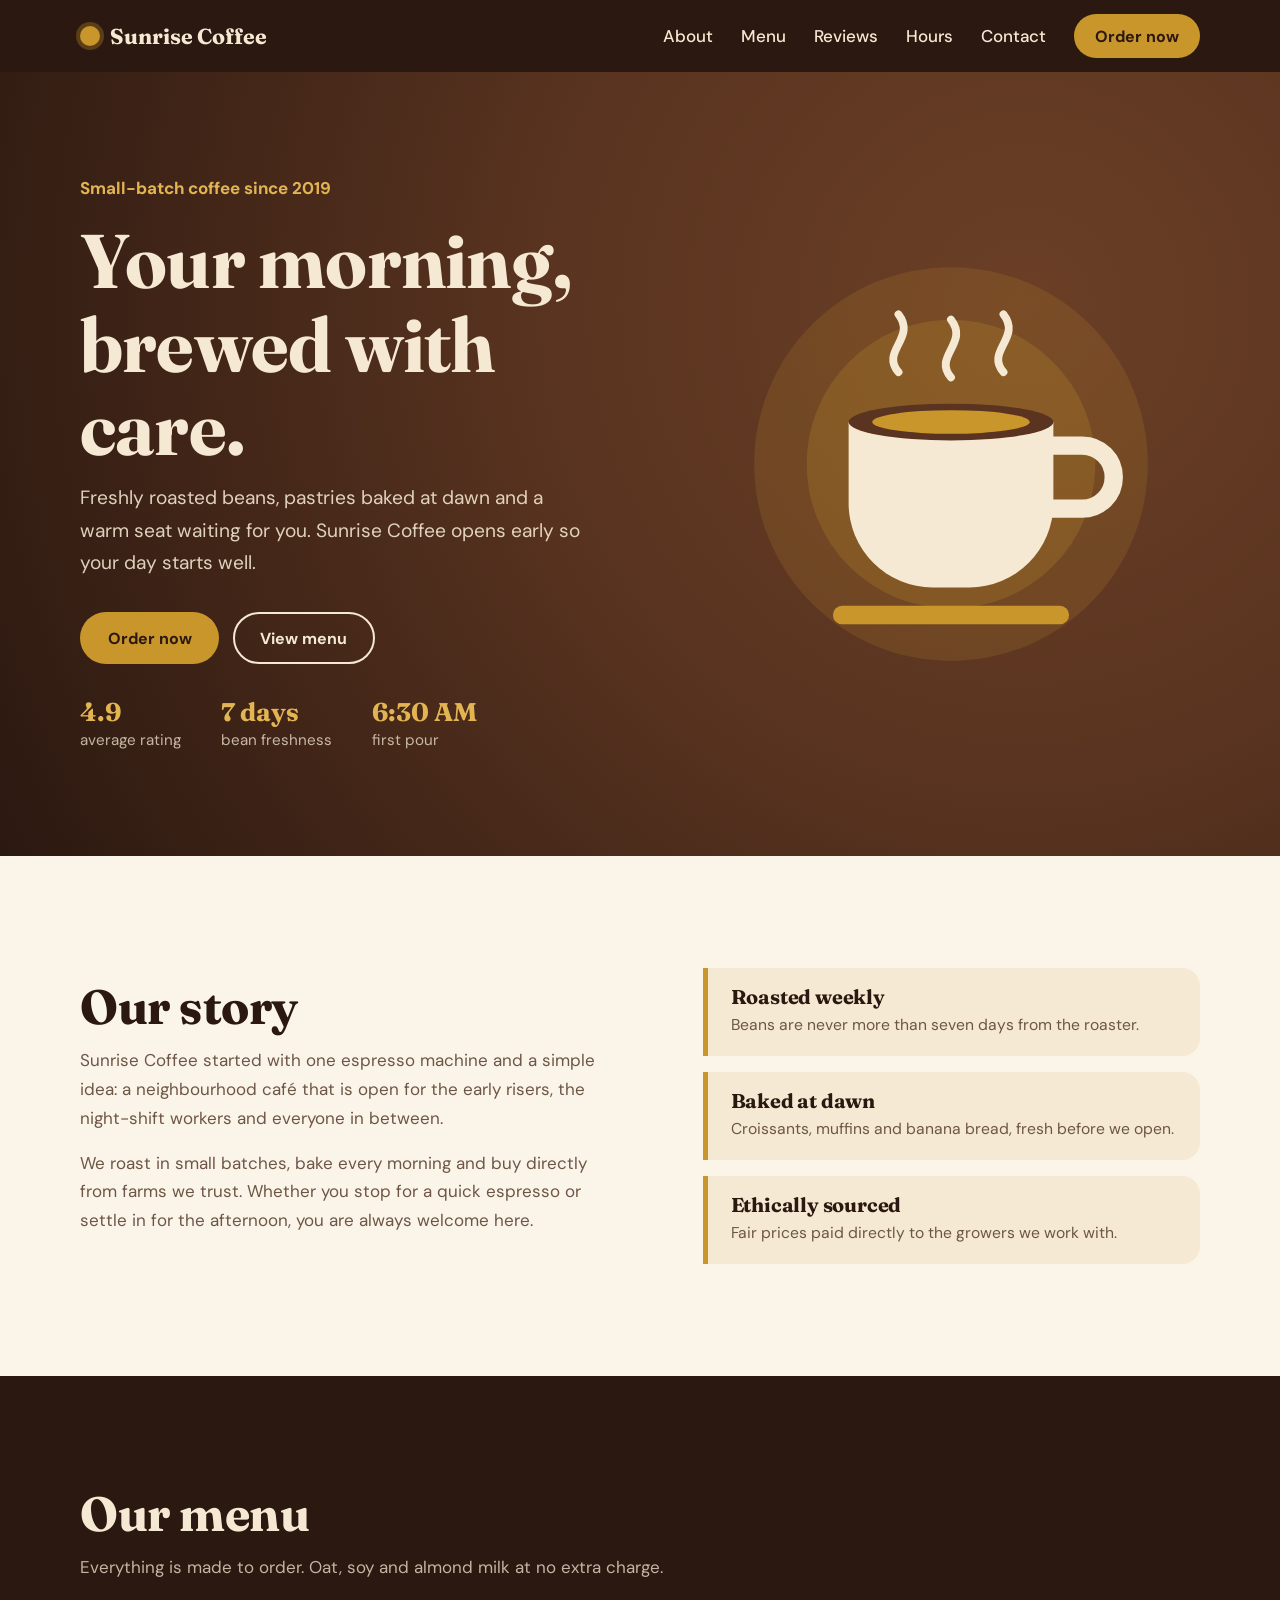
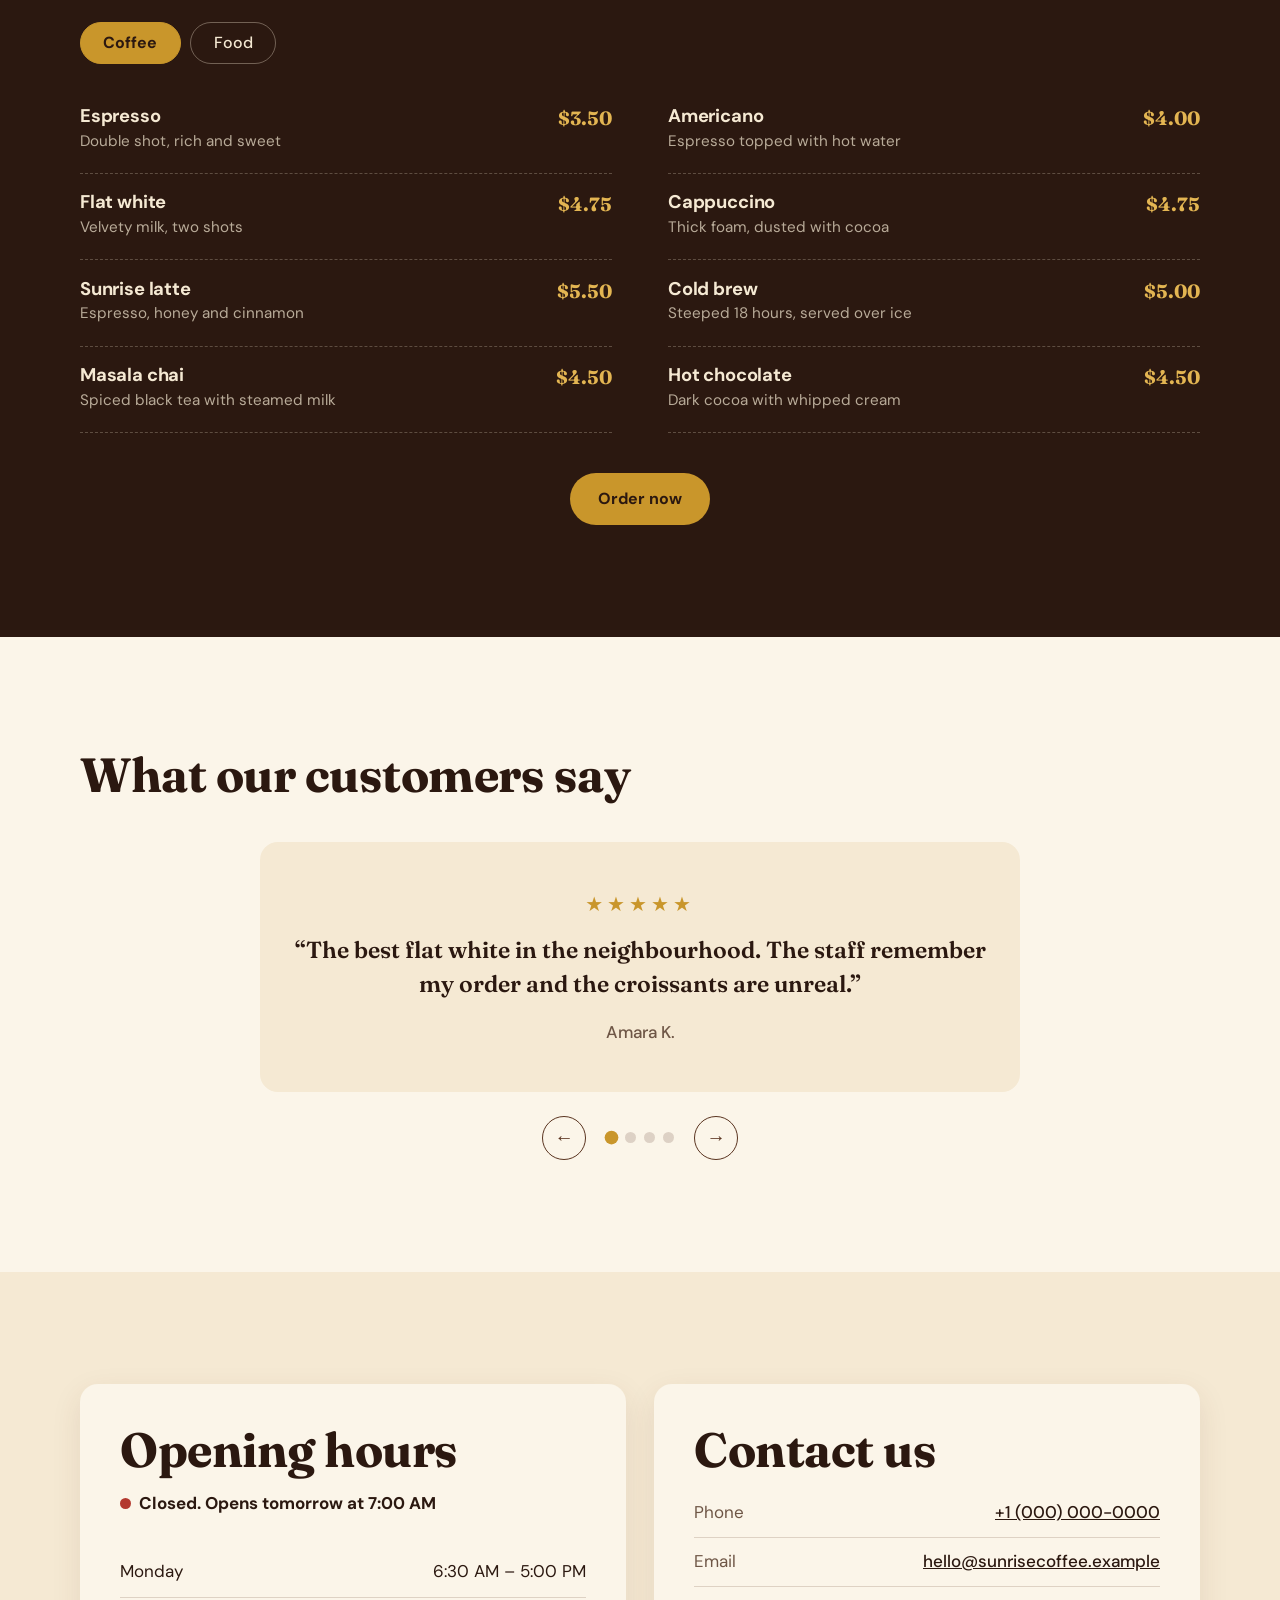
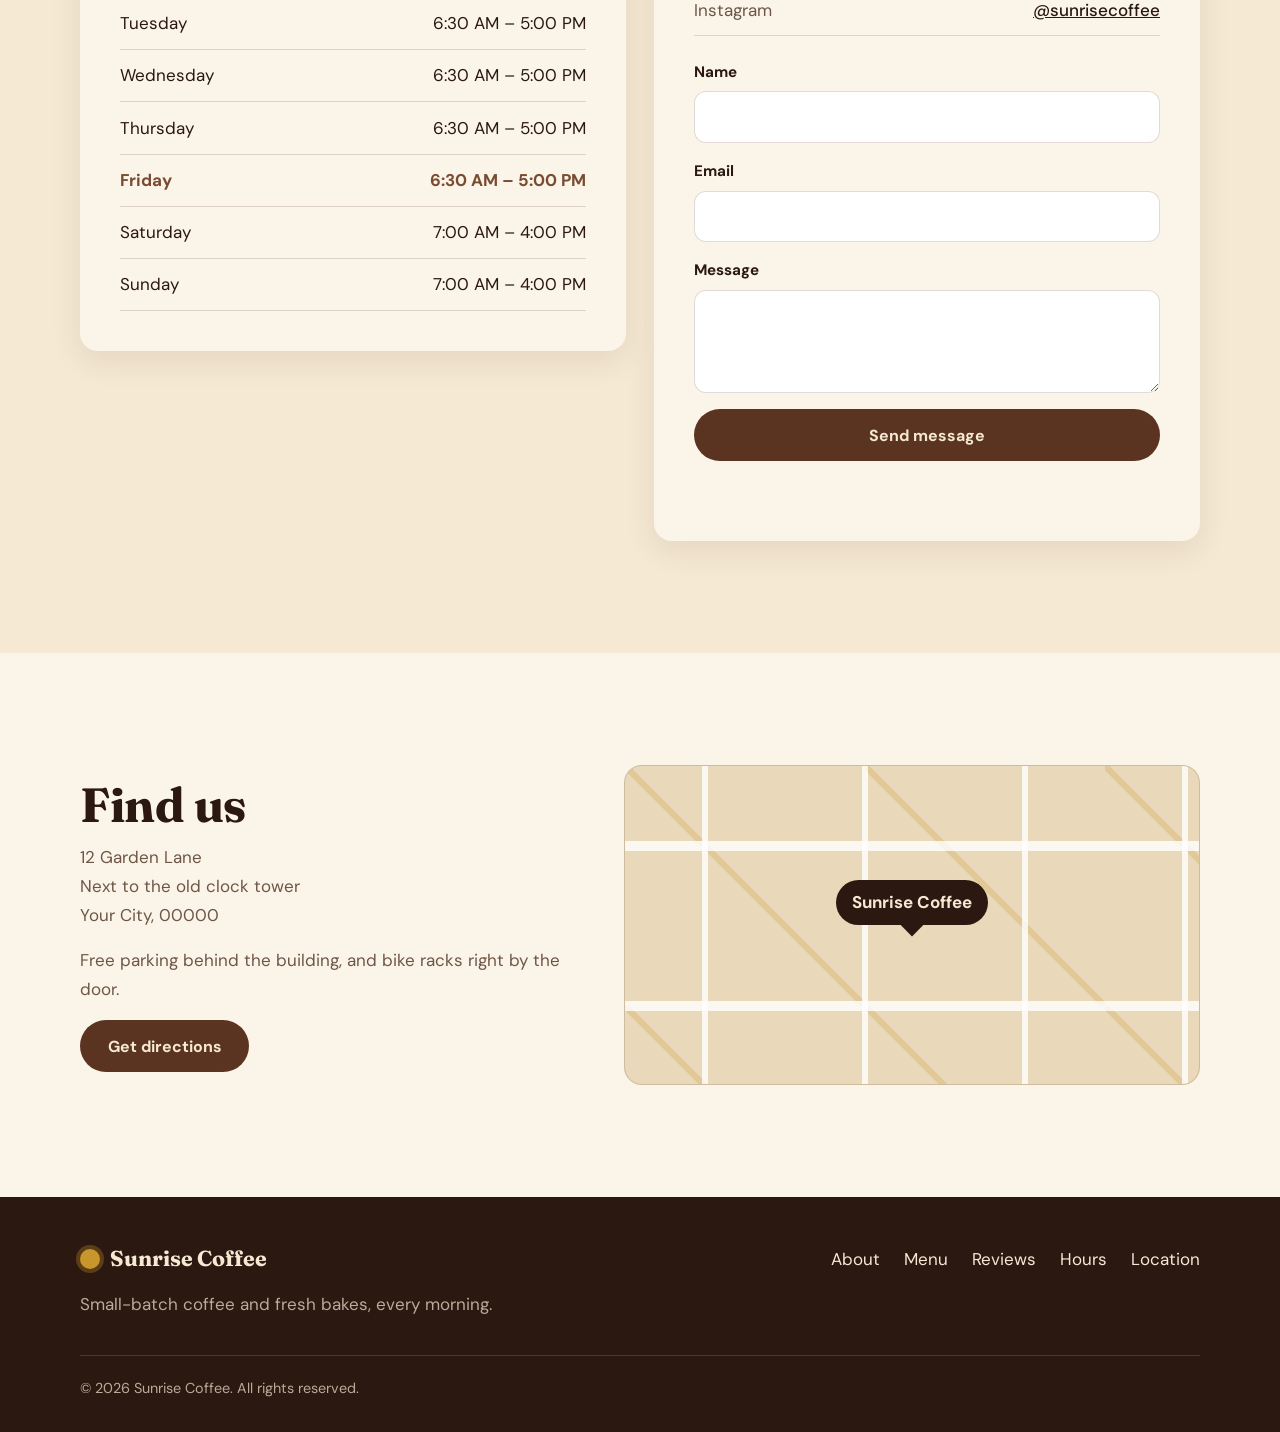
<file: sunrise-coffee/index.html>
<!DOCTYPE html>
<html lang="en">
<head>
  <meta charset="UTF-8">
  <meta name="viewport" content="width=device-width, initial-scale=1">
  <meta name="description" content="Sunrise Coffee: small-batch coffee, fresh pastries and breakfast, open early every day.">
  <title>Sunrise Coffee | Small-batch coffee &amp; fresh bakes</title>
  <link rel="preconnect" href="https://fonts.googleapis.com">
  <link rel="preconnect" href="https://fonts.gstatic.com" crossorigin>
  <link href="https://fonts.googleapis.com/css2?family=DM+Sans:wght@400;500;700&family=Fraunces:opsz,wght@9..144,600;9..144,700&display=swap" rel="stylesheet">
  <link rel="stylesheet" href="style.css">
</head>
<body>

  <!-- Navigation -->
  <header class="site-header" id="header">
    <div class="container nav">
      <a href="#home" class="logo"><span class="logo-sun"></span>Sunrise Coffee</a>
      <button class="nav-toggle" id="navToggle" aria-expanded="false" aria-controls="navLinks" aria-label="Open menu">
        <span></span><span></span><span></span>
      </button>
      <nav id="navLinks" class="nav-links" aria-label="Main">
        <a href="#about">About</a>
        <a href="#menu">Menu</a>
        <a href="#reviews">Reviews</a>
        <a href="#hours">Hours</a>
        <a href="#contact">Contact</a>
        <button class="btn btn-gold order-open" type="button">Order now</button>
      </nav>
    </div>
  </header>

  <main>
    <!-- Hero -->
    <section class="hero" id="home">
      <div class="container hero-grid">
        <div class="hero-text">
          <p class="kicker">Small-batch coffee since 2019</p>
          <h1>Your morning, <br>brewed with care.</h1>
          <p class="lead">Freshly roasted beans, pastries baked at dawn and a warm seat waiting for you. Sunrise Coffee opens early so your day starts well.</p>
          <div class="hero-actions">
            <button class="btn btn-gold order-open" type="button">Order now</button>
            <a href="#menu" class="btn btn-outline">View menu</a>
          </div>
          <ul class="hero-stats">
            <li><strong>4.9</strong> average rating</li>
            <li><strong>7 days</strong> bean freshness</li>
            <li><strong>6:30 AM</strong> first pour</li>
          </ul>
        </div>
        <div class="hero-art" aria-hidden="true">
          <svg viewBox="0 0 320 320" class="cup">
            <circle cx="160" cy="160" r="150" fill="#C9962B" opacity=".16"/>
            <circle cx="160" cy="160" r="110" fill="#C9962B" opacity=".22"/>
            <path class="steam" d="M120 90c-14-16 14-26 0-44M160 94c-14-16 14-26 0-44M200 90c-14-16 14-26 0-44" fill="none" stroke="#F5E9D3" stroke-width="6" stroke-linecap="round"/>
            <path d="M82 128h156v62a64 64 0 0 1-64 64h-28a64 64 0 0 1-64-64z" fill="#F5E9D3"/>
            <path d="M238 146h22a24 24 0 0 1 0 48h-26" fill="none" stroke="#F5E9D3" stroke-width="14" stroke-linecap="round"/>
            <ellipse cx="160" cy="128" rx="78" ry="14" fill="#5A3420"/>
            <ellipse cx="160" cy="128" rx="60" ry="9" fill="#C9962B"/>
            <rect x="70" y="268" width="180" height="14" rx="7" fill="#C9962B"/>
          </svg>
        </div>
      </div>
    </section>

    <!-- About -->
    <section class="section" id="about">
      <div class="container about-grid">
        <div>
          <h2>Our story</h2>
          <p>Sunrise Coffee started with one espresso machine and a simple idea: a neighbourhood café that is open for the early risers, the night-shift workers and everyone in between.</p>
          <p>We roast in small batches, bake every morning and buy directly from farms we trust. Whether you stop for a quick espresso or settle in for the afternoon, you are always welcome here.</p>
        </div>
        <div class="values">
          <div class="value"><h3>Roasted weekly</h3><p>Beans are never more than seven days from the roaster.</p></div>
          <div class="value"><h3>Baked at dawn</h3><p>Croissants, muffins and banana bread, fresh before we open.</p></div>
          <div class="value"><h3>Ethically sourced</h3><p>Fair prices paid directly to the growers we work with.</p></div>
        </div>
      </div>
    </section>

    <!-- Menu -->
    <section class="section section-dark" id="menu">
      <div class="container">
        <div class="section-head">
          <h2>Our menu</h2>
          <p>Everything is made to order. Oat, soy and almond milk at no extra charge.</p>
        </div>
        <div class="tabs" role="tablist" aria-label="Menu categories">
          <button class="tab active" role="tab" aria-selected="true" data-cat="coffee">Coffee</button>
          <button class="tab" role="tab" aria-selected="false" data-cat="food">Food</button>
        </div>
        <ul class="menu-list" id="menuList"></ul>
        <div class="center"><button class="btn btn-gold order-open" type="button">Order now</button></div>
      </div>
    </section>

    <!-- Reviews -->
    <section class="section" id="reviews">
      <div class="container">
        <div class="section-head">
          <h2>What our customers say</h2>
        </div>
        <div class="slider" aria-roledescription="carousel" aria-label="Customer reviews">
          <div class="slides" id="slides"></div>
          <div class="slider-controls">
            <button class="round" id="prev" aria-label="Previous review">&larr;</button>
            <div class="dots" id="dots"></div>
            <button class="round" id="next" aria-label="Next review">&rarr;</button>
          </div>
        </div>
      </div>
    </section>

    <!-- Hours + Contact + Location -->
    <section class="section section-cream" id="hours">
      <div class="container info-grid">
        <div class="card">
          <h2>Opening hours</h2>
          <p class="status" id="status" role="status">Checking hours...</p>
          <table class="hours-table">
            <tbody id="hoursBody"></tbody>
          </table>
        </div>
        <div class="card" id="contact">
          <h2>Contact us</h2>
          <ul class="contact-list">
            <li><span>Phone</span><a href="tel:+10000000000">+1 (000) 000-0000</a></li>
            <li><span>Email</span><a href="mailto:hello@sunrisecoffee.example">hello@sunrisecoffee.example</a></li>
            <li><span>Instagram</span><a href="#">@sunrisecoffee</a></li>
          </ul>
          <form id="contactForm" novalidate>
            <label>Name<input type="text" name="name" autocomplete="name" required></label>
            <label>Email<input type="email" name="email" autocomplete="email" required></label>
            <label>Message<textarea name="message" rows="3" required></textarea></label>
            <button class="btn btn-brown" type="submit">Send message</button>
            <p class="form-msg" id="formMsg" role="status"></p>
          </form>
        </div>
      </div>
    </section>

    <section class="section" id="location">
      <div class="container location-grid">
        <div>
          <h2>Find us</h2>
          <p>12 Garden Lane<br>Next to the old clock tower<br>Your City, 00000</p>
          <p>Free parking behind the building, and bike racks right by the door.</p>
          <a class="btn btn-brown" target="_blank" rel="noopener" href="https://www.google.com/maps/search/?api=1&query=12+Garden+Lane">Get directions</a>
        </div>
        <div class="map" role="img" aria-label="Map placeholder showing the café location">
          <div class="map-grid"></div>
          <div class="pin"><span></span>Sunrise Coffee</div>
        </div>
      </div>
    </section>
  </main>

  <!-- Footer -->
  <footer class="site-footer">
    <div class="container footer-grid">
      <div>
        <a href="#home" class="logo"><span class="logo-sun"></span>Sunrise Coffee</a>
        <p>Small-batch coffee and fresh bakes, every morning.</p>
      </div>
      <nav class="footer-links" aria-label="Footer">
        <a href="#about">About</a><a href="#menu">Menu</a><a href="#reviews">Reviews</a><a href="#hours">Hours</a><a href="#location">Location</a>
      </nav>
      <p class="copy">&copy; <span id="year"></span> Sunrise Coffee. All rights reserved.</p>
    </div>
  </footer>

  <!-- Order dialog -->
  <dialog id="orderDialog" aria-labelledby="orderTitle">
    <form method="dialog" class="order-head">
      <h2 id="orderTitle">Start your order</h2>
      <button class="round" aria-label="Close order form">&times;</button>
    </form>
    <div class="order-body">
      <div id="orderItems"></div>
      <div class="order-total"><span>Total</span><strong id="orderTotal">$0.00</strong></div>
      <label>Your name<input type="text" id="orderName" autocomplete="name"></label>
      <label>Pick-up time
        <select id="orderTime">
          <option>As soon as possible</option><option>In 15 minutes</option><option>In 30 minutes</option><option>In 1 hour</option>
        </select>
      </label>
      <button class="btn btn-gold wide" id="orderSubmit" type="button">Place order</button>
      <p class="form-msg" id="orderMsg" role="status"></p>
    </div>
  </dialog>

  <script src="script.js"></script>
</body>
</html>
</file>
<file: sunrise-coffee/style.css>
/* ---------- Design tokens ---------- */
:root {
  --espresso: #2B1810;
  --brown: #5A3420;
  --brown-soft: #7A4B30;
  --cream: #F5E9D3;
  --cream-light: #FBF5E9;
  --gold: #C9962B;
  --gold-light: #E3B552;
  --ink: #2B1810;
  --muted: #6E5646;
  --line: rgba(90, 52, 32, .18);
  --radius: 18px;
  --head: "Fraunces", Georgia, serif;
  --body: "DM Sans", system-ui, sans-serif;
}

/* ---------- Base ---------- */
*, *::before, *::after { box-sizing: border-box; }
html { scroll-behavior: smooth; scroll-padding-top: 76px; }
body {
  margin: 0;
  font: 400 1.0625rem/1.7 var(--body);
  color: var(--ink);
  background: var(--cream-light);
}
h1, h2, h3 { font-family: var(--head); line-height: 1.1; margin: 0 0 .75rem; letter-spacing: -.01em; }
h1 { font-size: clamp(2.5rem, 7vw, 4.75rem); }
h2 { font-size: clamp(1.9rem, 4.5vw, 3rem); }
h3 { font-size: 1.25rem; }
p { margin: 0 0 1rem; }
a { color: inherit; }
ul { list-style: none; margin: 0; padding: 0; }
:focus-visible { outline: 3px solid var(--gold); outline-offset: 3px; border-radius: 6px; }

.container { width: min(1120px, 100% - 2.5rem); margin-inline: auto; }
.section { padding: clamp(4rem, 9vw, 7rem) 0; }
.section-dark { background: var(--espresso); color: var(--cream); }
.section-cream { background: var(--cream); }
.section-head { max-width: 38rem; margin-bottom: 2.5rem; }
.section-head p { color: var(--muted); }
.section-dark .section-head p { color: rgba(245, 233, 211, .75); }
.center { text-align: center; margin-top: 2.5rem; }

/* ---------- Buttons ---------- */
.btn {
  display: inline-block;
  padding: .85rem 1.6rem;
  border-radius: 999px;
  font: 700 1rem var(--body);
  text-decoration: none;
  border: 2px solid transparent;
  cursor: pointer;
  transition: transform .15s, background .2s, color .2s;
}
.btn:hover { transform: translateY(-2px); }
.btn-gold { background: var(--gold); color: var(--espresso); }
.btn-gold:hover { background: var(--gold-light); }
.btn-brown { background: var(--brown); color: var(--cream); }
.btn-brown:hover { background: var(--espresso); }
.btn-outline { border-color: var(--cream); color: var(--cream); }
.btn-outline:hover { background: var(--cream); color: var(--espresso); }
.wide { width: 100%; }

/* ---------- Header ---------- */
.site-header {
  position: sticky; top: 0; z-index: 50;
  background: var(--espresso);
  color: var(--cream);
  transition: box-shadow .2s;
}
.site-header.scrolled { box-shadow: 0 6px 24px rgba(0, 0, 0, .3); }
.nav { display: flex; align-items: center; justify-content: space-between; height: 72px; }
.logo { display: inline-flex; align-items: center; gap: .6rem; font: 700 1.35rem var(--head); text-decoration: none; }
.logo-sun { width: 20px; height: 20px; border-radius: 50%; background: var(--gold); box-shadow: 0 0 0 4px rgba(201, 150, 43, .3); }
.nav-links { display: flex; align-items: center; gap: 1.75rem; }
.nav-links a { text-decoration: none; font-weight: 500; }
.nav-links a:hover { color: var(--gold-light); }
.nav-links .btn { padding: .6rem 1.2rem; }
.nav-toggle { display: none; background: none; border: 0; width: 44px; height: 44px; cursor: pointer; padding: 10px; }
.nav-toggle span { display: block; height: 2px; background: var(--cream); margin: 6px 0; transition: transform .2s, opacity .2s; }
.nav-toggle[aria-expanded="true"] span:nth-child(1) { transform: translateY(8px) rotate(45deg); }
.nav-toggle[aria-expanded="true"] span:nth-child(2) { opacity: 0; }
.nav-toggle[aria-expanded="true"] span:nth-child(3) { transform: translateY(-8px) rotate(-45deg); }

/* ---------- Hero ---------- */
.hero {
  background: radial-gradient(circle at 80% 30%, #6B3F26 0%, var(--brown) 40%, var(--espresso) 100%);
  color: var(--cream);
  padding: clamp(3.5rem, 8vw, 6.5rem) 0;
  overflow: hidden;
}
.hero-grid { display: grid; grid-template-columns: 1.15fr 1fr; gap: 3rem; align-items: center; }
.kicker { color: var(--gold-light); font-weight: 700; margin-bottom: 1rem; }
.hero h1 { color: var(--cream); }
.lead { font-size: 1.2rem; max-width: 32rem; color: rgba(245, 233, 211, .88); }
.hero-actions { display: flex; flex-wrap: wrap; gap: .85rem; margin: 2rem 0; }
.hero-stats { display: flex; flex-wrap: wrap; gap: 1.5rem 2.5rem; color: rgba(245, 233, 211, .75); font-size: .95rem; }
.hero-stats strong { display: block; font: 700 1.6rem var(--head); color: var(--gold-light); }
.cup { width: 100%; max-width: 420px; margin-inline: auto; display: block; }
.steam { animation: steam 3.5s ease-in-out infinite; }
@keyframes steam { 0%, 100% { opacity: .35; transform: translateY(0); } 50% { opacity: 1; transform: translateY(-6px); } }

/* ---------- About ---------- */
.about-grid { display: grid; grid-template-columns: 1.1fr 1fr; gap: clamp(2rem, 6vw, 5rem); align-items: center; }
.about-grid p { color: var(--muted); }
.values { display: grid; gap: 1rem; }
.value { background: var(--cream); border-left: 5px solid var(--gold); border-radius: 0 var(--radius) var(--radius) 0; padding: 1.1rem 1.4rem; }
.value h3 { margin-bottom: .25rem; }
.value p { margin: 0; font-size: .98rem; }

/* ---------- Menu ---------- */
.tabs { display: flex; gap: .6rem; margin-bottom: 1.5rem; }
.tab {
  background: transparent; color: var(--cream);
  border: 1.5px solid rgba(245, 233, 211, .35);
  padding: .6rem 1.4rem; border-radius: 999px;
  font: 500 1rem var(--body); cursor: pointer;
}
.tab.active { background: var(--gold); border-color: var(--gold); color: var(--espresso); font-weight: 700; }
.menu-list { display: grid; grid-template-columns: repeat(2, 1fr); column-gap: 3.5rem; }
.menu-item { display: flex; justify-content: space-between; gap: 1rem; padding: 1.15rem 0; border-bottom: 1px dashed rgba(245, 233, 211, .25); }
.menu-item h3 { font-family: var(--body); font-weight: 700; font-size: 1.15rem; margin: 0; }
.menu-item p { margin: .15rem 0 0; font-size: .95rem; color: rgba(245, 233, 211, .7); }
.price { font: 700 1.2rem var(--head); color: var(--gold-light); white-space: nowrap; }

/* ---------- Reviews ---------- */
.slider { max-width: 760px; margin-inline: auto; text-align: center; }
.slides { position: relative; min-height: 250px; }
.slide { position: absolute; inset: 0; opacity: 0; visibility: hidden; transition: opacity .5s; background: var(--cream); border-radius: var(--radius); padding: 2rem 1.75rem; display: flex; flex-direction: column; justify-content: center; }
.slide.active { opacity: 1; visibility: visible; }
.stars { color: var(--gold); letter-spacing: .2em; font-size: 1.25rem; margin-bottom: .75rem; }
.slide blockquote { margin: 0 0 1rem; font: 600 clamp(1.1rem, 2.6vw, 1.45rem)/1.5 var(--head); }
.slide cite { font-style: normal; color: var(--muted); font-weight: 500; }
.slider-controls { display: flex; justify-content: center; align-items: center; gap: 1.25rem; margin-top: 1.5rem; }
.round { width: 44px; height: 44px; border-radius: 50%; border: 1.5px solid var(--brown); background: transparent; color: var(--brown); font-size: 1.2rem; cursor: pointer; }
.round:hover { background: var(--brown); color: var(--cream); }
.dots { display: flex; gap: .5rem; }
.dot { width: 11px; height: 11px; padding: 0; border-radius: 50%; border: 0; background: var(--line); cursor: pointer; }
.dot.active { background: var(--gold); transform: scale(1.25); }

/* ---------- Hours & contact ---------- */
.info-grid { display: grid; grid-template-columns: 1fr 1fr; gap: 1.75rem; align-items: start; }
.card { background: var(--cream-light); border-radius: var(--radius); padding: clamp(1.5rem, 4vw, 2.5rem); box-shadow: 0 10px 30px rgba(90, 52, 32, .1); }
.status { display: inline-flex; align-items: center; gap: .5rem; font-weight: 700; }
.status::before { content: ""; width: 11px; height: 11px; border-radius: 50%; background: var(--muted); }
.status.open::before { background: #2E8B57; }
.status.closed::before { background: #B3392F; }
.hours-table { width: 100%; border-collapse: collapse; margin-top: .75rem; }
.hours-table td { padding: .7rem 0; border-bottom: 1px solid var(--line); }
.hours-table td:last-child { text-align: right; }
.hours-table tr.today { font-weight: 700; color: var(--brown-soft); }
.contact-list { margin-bottom: 1.5rem; }
.contact-list li { display: flex; justify-content: space-between; gap: 1rem; padding: .6rem 0; border-bottom: 1px solid var(--line); }
.contact-list span { color: var(--muted); }
.contact-list a { font-weight: 500; word-break: break-word; text-align: right; }
form { display: grid; gap: 1rem; }
label { display: grid; gap: .35rem; font-weight: 700; font-size: .95rem; }
input, textarea, select {
  font: inherit; font-weight: 400; color: var(--ink);
  background: #fff; border: 1.5px solid var(--line); border-radius: 12px;
  padding: .75rem 1rem; width: 100%;
}
textarea { resize: vertical; }
.form-msg { min-height: 1.5rem; margin: 0; font-weight: 500; }
.form-msg.error { color: #B3392F; }
.form-msg.ok { color: #2E8B57; }

/* ---------- Location ---------- */
.location-grid { display: grid; grid-template-columns: 1fr 1.2fr; gap: clamp(2rem, 6vw, 4rem); align-items: center; }
.location-grid p { color: var(--muted); }
.map { position: relative; min-height: 320px; border-radius: var(--radius); overflow: hidden; background: #E9D9BA; border: 1px solid var(--line); }
.map-grid {
  position: absolute; inset: 0;
  background:
    linear-gradient(90deg, transparent 48%, rgba(255, 255, 255, .8) 48% 52%, transparent 52%) 0 0 / 160px 160px,
    linear-gradient(0deg, transparent 47%, rgba(255, 255, 255, .8) 47% 53%, transparent 53%) 0 0 / 160px 160px,
    linear-gradient(45deg, transparent 49%, rgba(201, 150, 43, .25) 49% 51%, transparent 51%) 0 0 / 240px 240px;
}
.pin { position: absolute; left: 50%; top: 50%; transform: translate(-50%, -100%); background: var(--espresso); color: var(--cream); padding: .5rem 1rem; border-radius: 999px; font-weight: 700; white-space: nowrap; }
.pin span { position: absolute; left: 50%; bottom: -8px; width: 16px; height: 16px; background: var(--espresso); transform: translateX(-50%) rotate(45deg); z-index: -1; }

/* ---------- Footer ---------- */
.site-footer { background: var(--espresso); color: var(--cream); padding: 3rem 0 2rem; }
.footer-grid { display: grid; grid-template-columns: 1.2fr 1fr; gap: 1.5rem 2rem; align-items: start; }
.footer-grid p { color: rgba(245, 233, 211, .7); margin: .75rem 0 0; }
.footer-links { display: flex; flex-wrap: wrap; gap: .5rem 1.5rem; justify-content: flex-end; }
.footer-links a { text-decoration: none; }
.footer-links a:hover { color: var(--gold-light); }
.copy { grid-column: 1 / -1; border-top: 1px solid rgba(245, 233, 211, .15); padding-top: 1.25rem; font-size: .9rem; }

/* ---------- Order dialog ---------- */
dialog { width: min(520px, 100% - 1.5rem); max-height: 90vh; padding: 0; border: 0; border-radius: var(--radius); background: var(--cream-light); color: var(--ink); overflow: auto; }
dialog::backdrop { background: rgba(43, 24, 16, .65); }
.order-head { display: flex; justify-content: space-between; align-items: center; padding: 1.25rem 1.5rem; background: var(--espresso); color: var(--cream); position: sticky; top: 0; }
.order-head h2 { margin: 0; font-size: 1.5rem; }
.order-head .round { border-color: var(--cream); color: var(--cream); }
.order-body { padding: 1.25rem 1.5rem 1.5rem; display: grid; gap: 1rem; }
.order-group { font: 700 .95rem var(--body); color: var(--brown-soft); margin: .5rem 0 0; }
.order-row { display: flex; align-items: center; justify-content: space-between; gap: .75rem; padding: .5rem 0; border-bottom: 1px solid var(--line); }
.order-row small { display: block; color: var(--muted); }
.qty { display: flex; align-items: center; gap: .6rem; }
.qty button { width: 34px; height: 34px; border-radius: 50%; border: 1.5px solid var(--brown); background: transparent; color: var(--brown); font-size: 1.1rem; cursor: pointer; }
.qty button:hover { background: var(--brown); color: var(--cream); }
.qty output { min-width: 1.2rem; text-align: center; font-weight: 700; }
.order-total { display: flex; justify-content: space-between; font-size: 1.2rem; padding-top: .5rem; }

/* ---------- Responsive ---------- */
@media (max-width: 860px) {
  .hero-grid, .about-grid, .info-grid, .location-grid { grid-template-columns: 1fr; }
  .hero-art { order: -1; }
  .cup { max-width: 220px; }
  .menu-list { grid-template-columns: 1fr; }
  .footer-grid { grid-template-columns: 1fr; }
  .footer-links { justify-content: flex-start; }
}
@media (max-width: 760px) {
  .nav-toggle { display: block; }
  .nav-links {
    position: absolute; top: 72px; left: 0; right: 0;
    flex-direction: column; align-items: flex-start; gap: 1.1rem;
    background: var(--espresso); padding: 1.5rem 1.25rem 1.75rem;
    border-top: 1px solid rgba(245, 233, 211, .15);
    display: none;
  }
  .nav-links.open { display: flex; }
  .slides { min-height: 330px; }
}
@media (prefers-reduced-motion: reduce) {
  html { scroll-behavior: auto; }
  .steam { animation: none; }
  * { transition: none !important; }
}
</file>
